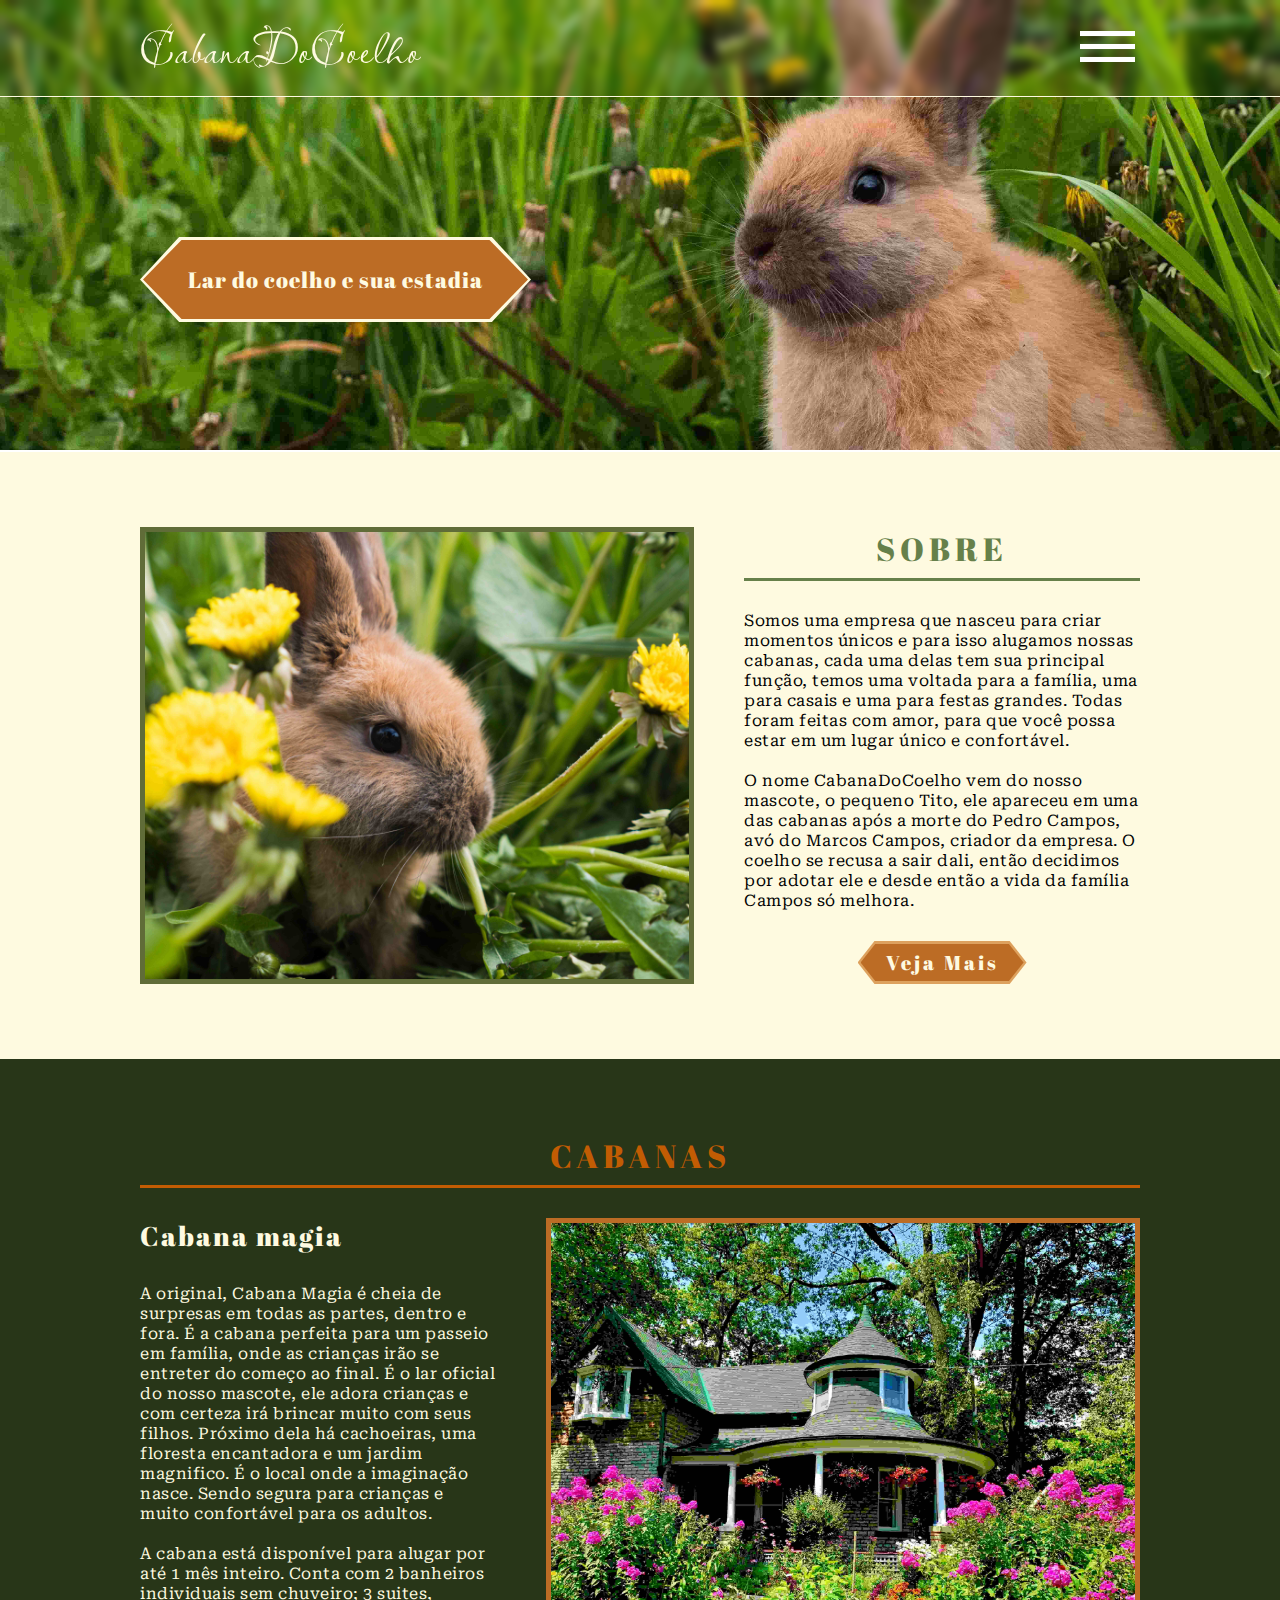
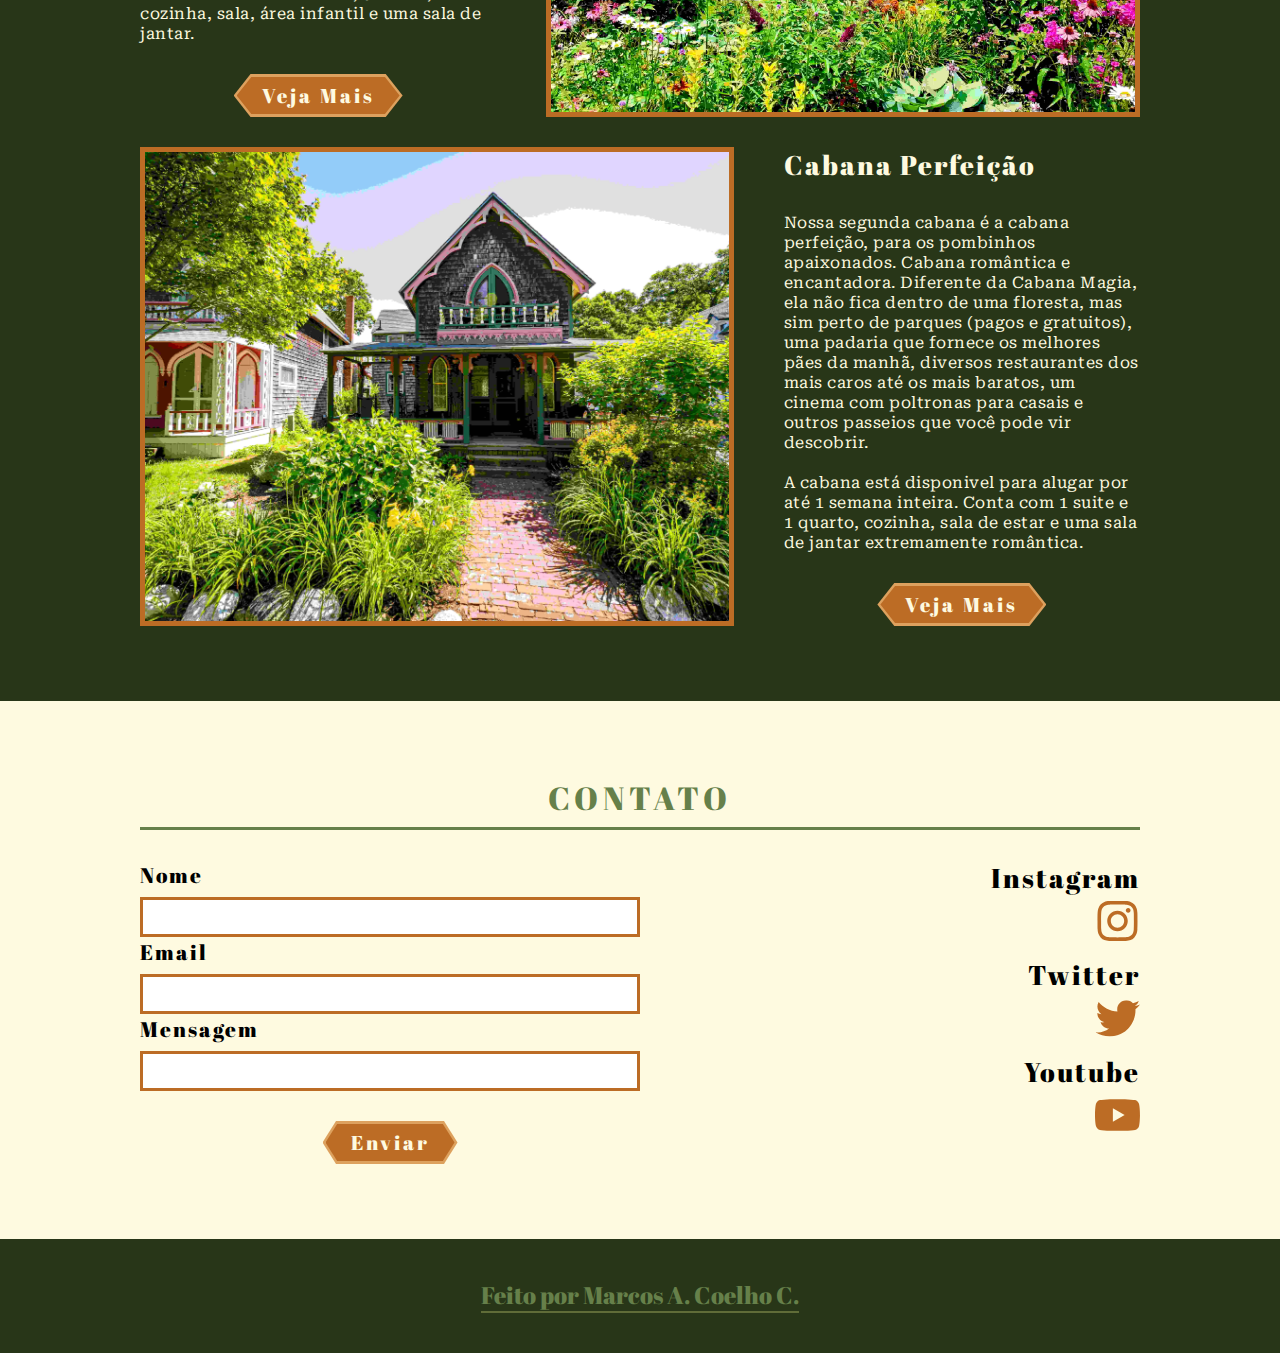
<file: index.html>
<!DOCTYPE html>
<html lang="pt-br">

<head>
  <meta charset="UTF-8">
  <meta http-equiv="X-UA-Compatible" content="IE=edge">
  <meta name="viewport" content="width=device-width, initial-scale=1.0">
  <title> Cabana do Coelho </title>
  <link rel="stylesheet" href="style.css">
  <link rel="shortcut icon" href="./images/CDC.svg" type="image/svg">
</head>

<body>
  <div class="overflowHidden">
    <div class="header">
      <header>
        <div class="container">
          <h1>CabanaDoCoelho</h1>
          <nav id="navMenu">
            <img src="./images/menu.svg" alt="Botão de acesso ao menu." onclick="active(navMenu)">
            <ul>
              <li><a href="./index.html"> Home </a></li>
              <li><a href="./pages/houses.html">Cabanas</a></li>
              <li><a href="./pages/about.html">Sobre</a></li>
              <li><a href="./pages/contact.html">Contato</a></li>
            </ul>
          </nav>
        </div>
      </header>
    </div>

    <div class="banner">
      <div class="img">
        <img src="./images/rabbit-1.jpg" alt="Mascote coelho olhando para a esquerda">
      </div>
      <div class="container">
        <div class="text">
          <h2> Lar do coelho e sua estadia </h2>
        </div>
      </div>
    </div>

    <main>
      <section class="about">
        <div class="container">
          <div class="img">
            <img src="./images/rabbit-3.jpg" alt="Coelho olhando para a direita.">
          </div>
          <div class="text">
            <h2 class="subtitle">SOBRE</h2>
            <p>
              Somos uma empresa que nasceu para criar momentos únicos e para isso alugamos nossas cabanas, cada uma
              delas tem sua principal função, temos uma voltada para a família, uma para casais e uma para festas
              grandes. Todas foram feitas com amor, para que você possa estar em um lugar único e confortável.
            </p>
            <p>
              O nome CabanaDoCoelho vem do nosso mascote, o pequeno Tito, ele apareceu em uma das cabanas após a morte
              do Pedro Campos, avó do Marcos Campos, criador da empresa. O coelho se recusa a sair dali, então decidimos
              por adotar ele e desde então a vida da família Campos só melhora.
            </p>
            <button class="call"><a href="./pages/about.html">Veja Mais</a></button>
          </div>
        </div>
      </section>
      <section class=" houses">
        <div class="container">
          <h2 class="subtitle">CABANAS</h2>
          <div class="house">
            <div class="text">
              <h3>Cabana magia</h3>
              <p>
                A original, Cabana Magia é cheia de surpresas em todas as partes, dentro e fora. É a cabana
                perfeita para um passeio em família, onde as crianças irão se entreter do começo ao final. É o lar
                oficial
                do nosso mascote, ele adora crianças e com certeza irá brincar muito com seus filhos. Próximo dela há
                cachoeiras, uma floresta encantadora e um jardim magnifico. É o local onde a imaginação nasce. Sendo
                segura para crianças e muito confortável para os adultos.
              </p>
              <p>
                A cabana está disponível para alugar por até 1 mês inteiro. Conta com 2 banheiros individuais sem
                chuveiro; 3 suites, cozinha, sala, área infantil e uma sala de jantar.
              </p>
              <button class="call"> <a href="./pages/houses.html">Veja Mais</a> </button>
            </div>
            <div class="img">
              <img src="./images/cabana-1.jpg" alt="Foto da cabana perfeição">
            </div>
          </div>
          <div class="house">
            <div class="img">
              <img src="./images/cabana-2.jpg" alt="Foto da cabana perfeição">
            </div>
            <div class="text">
              <h3>Cabana Perfeição</h3>
              <p>
                Nossa segunda cabana é a cabana perfeição, para os pombinhos apaixonados. Cabana romântica e
                encantadora. Diferente da Cabana Magia, ela não fica dentro de uma floresta, mas sim perto de parques
                (pagos e gratuitos), uma padaria que fornece os melhores pães da manhã, diversos restaurantes dos mais
                caros até os mais baratos, um cinema com poltronas para casais e outros passeios que você pode vir
                descobrir.
              </p>
              <p>
                A cabana está disponivel para alugar por até 1 semana inteira. Conta com 1 suite e 1 quarto, cozinha,
                sala de estar e uma sala de jantar extremamente romântica.
              </p>
              <button class="call"> <a href="./pages/houses.html">Veja Mais</a> </button>
            </div>

          </div>
        </div>
      </section>
      <section class="contact">
        <div class="container">
          <h2 class="subtitle">Contato</h2>
          <div class="content">
            <form class="emailForm">
              <div class="name">
                <label for="name">Nome</label>
                <input type="text" id="name">
              </div>
              <div class="email">
                <label for="email">Email</label>
                <input type="text" id="email">
              </div>
              <div class="msg">
                <label for="msg">Mensagem</label>
                <input type="text" id="msg">
              </div>
              <button class="call"> <a href="#">Enviar</a> </button>
            </form>
            <div class="socialMedias">
              <div class="socialMedia instagram">
                <h3>Instagram</h3>
                <a href="https://www.instagram.com/?hl=pt-br" target="_blank">
                  <img src="./images/instagram.svg" alt="Ícone do instagram.">
                </a>
              </div>
              <div class="socialMedia twitter">
                <h3>Twitter</h3><a href="https://twitter.com/" target="_blank">
                  <img src="./images/twitter.svg" alt="Ícone do twitter">
                </a>
              </div>
              <div class="socialMedia youtube">
                <h3>Youtube</h3><a href="https://www.youtube.com/" target="_blank">
                  <img src="./images/youtube.svg" alt="Ícone do youtube">
                </a>
              </div>
            </div>
          </div>
        </div>
      </section>
      <footer>
        <h4><a href="https://marcos-coelho.vercel.app/" target="_blank"> Feito por Marcos A. Coelho C. </a>
        </h4>
      </footer>
    </main>
  </div>

</body>

<script src="./script.js"></script>

</html>
</file>
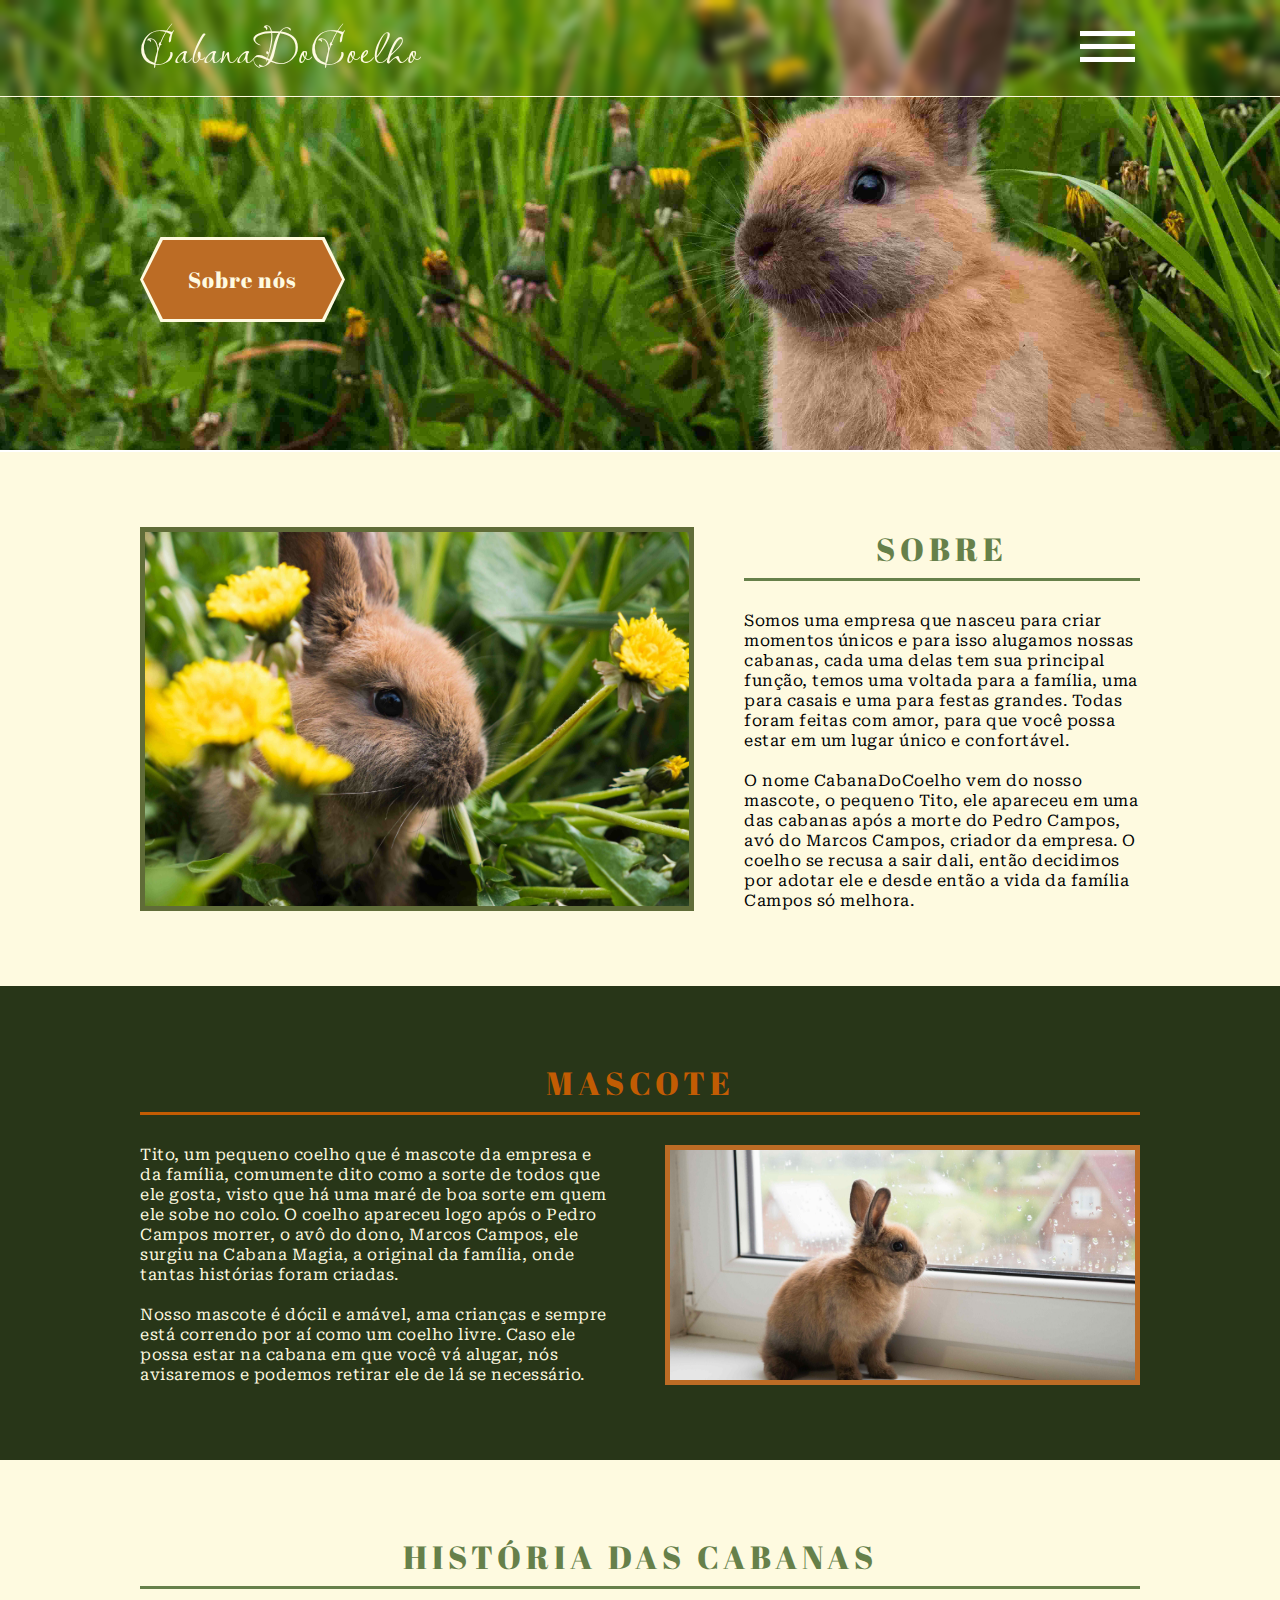
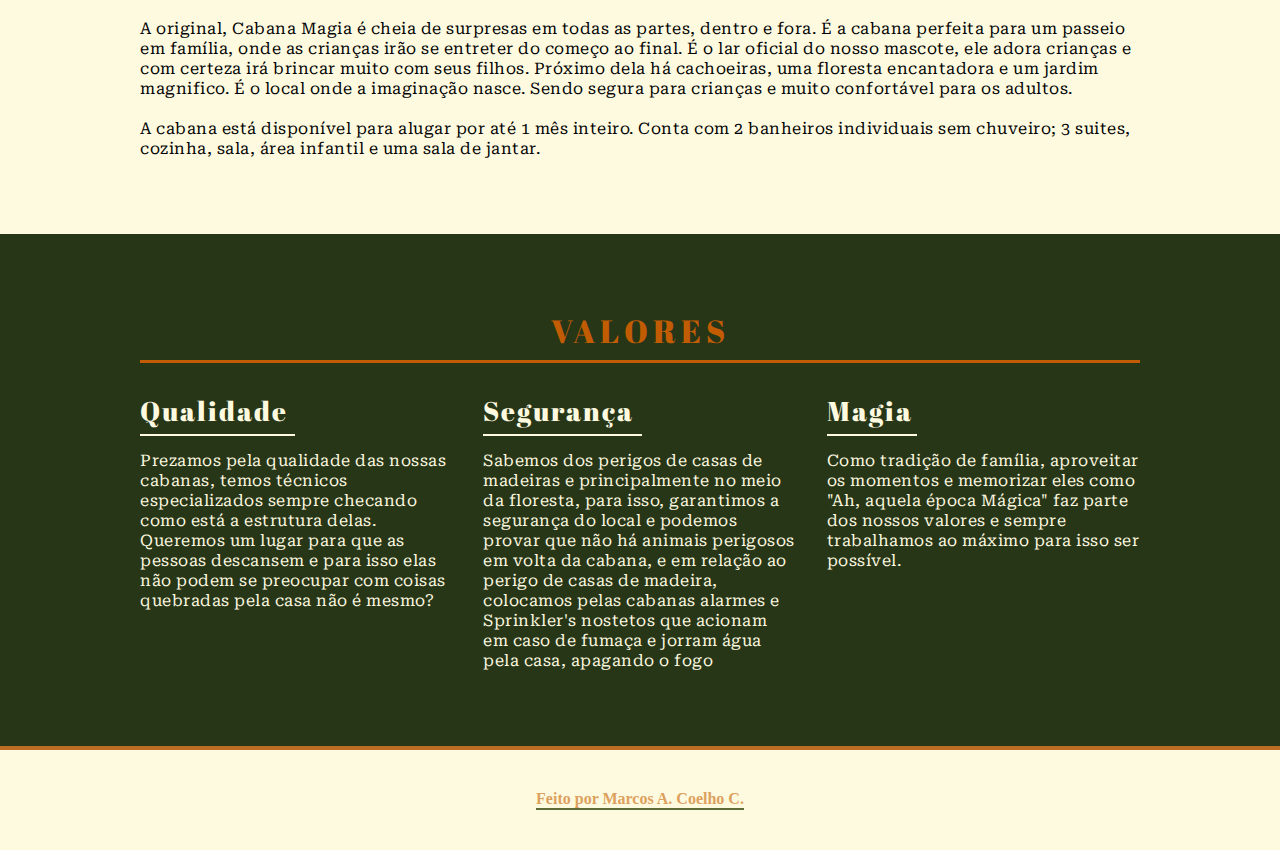
<file: pages/about.html>
<!DOCTYPE html>
<html lang="pt-br">

<head>
  <meta charset="UTF-8">
  <meta http-equiv="X-UA-Compatible" content="IE=edge">
  <meta name="viewport" content="width=device-width, initial-scale=1.0">
  <title> Cabanas do Coelho </title>
  <link rel="stylesheet" href="../style.css?123">
</head>

<body>
  <div class="overflowHidden siteAbout">
    <div class="header">
      <header>
        <div class="container">
          <h1>CabanaDoCoelho</h1>
          <nav id="navMenu">
            <img src="../images/menu.svg" alt="Botão de acesso ao menu." onclick="active(navMenu)">
            <ul>
              <li><a href="../index.html"> Home </a></li>
              <li><a href="./houses.html">Cabanas</a></li>
              <li><a href="./about.html">Sobre</a></li>
              <li><a href="./contact.html">Contato</a></li>
            </ul>
          </nav>
        </div>
      </header>
    </div>

    <div class="banner">
      <div class="img">
        <img src="../images/rabbit-1.jpg" alt="Mascote coelho olhando para a esquerda">
      </div>
      <div class="container">
        <div class="text">
          <h2> Sobre nós </h2>
        </div>
      </div>
    </div>

    <main>
      <section class="about">
        <div class="container">
          <div class="img">
            <img src="../images/rabbit-3.jpg" alt="Coelho no meio das flores.">
          </div>
          <div class="text">
            <h2 class="subtitle">SOBRE</h2>
            <p>
              Somos uma empresa que nasceu para criar momentos únicos e para isso alugamos nossas cabanas, cada uma
              delas tem sua principal função, temos uma voltada para a família, uma para casais e uma para festas
              grandes. Todas foram feitas com amor, para que você possa estar em um lugar único e confortável.
            </p>
            <p>
              O nome CabanaDoCoelho vem do nosso mascote, o pequeno Tito, ele apareceu em uma das cabanas após a morte
              do Pedro Campos, avó do Marcos Campos, criador da empresa. O coelho se recusa a sair dali, então decidimos
              por adotar ele e desde então a vida da família Campos só melhora.
            </p>
          </div>
        </div>
      </section>
      <section class="mascot">
        <div class="container">
          <h2 class="subtitle">MASCOTE</h2>
          <div class="content">
            <div class="text">
              <p>
                Tito, um pequeno coelho que é mascote da empresa e da família, comumente dito como a sorte de todos que
                ele gosta,
                visto que há uma maré de boa sorte em quem ele sobe no colo. O coelho apareceu logo após o Pedro Campos
                morrer, o avô do dono, Marcos Campos, ele surgiu na Cabana Magia, a original da família, onde tantas
                histórias foram criadas.
              </p>
              <p>
                Nosso mascote é dócil e amável, ama crianças e sempre está correndo por aí como um coelho livre. Caso
                ele possa estar na cabana em que você vá alugar, nós avisaremos e podemos retirar ele de lá se
                necessário.
              </p>
            </div>
            <div class="img">
              <img src="../images/rabbit-2.jpg" alt="Foto do coelho">
            </div>
          </div>
        </div>
      </section>
      <section class="aboutHouses">
        <div class="container">
          <h2 class="subtitle">HISTÓRIA DAS CABANAS</h2>
          <div class="content">
            <div class="text">
              <p>
                A original, Cabana Magia é cheia de surpresas em todas as partes, dentro e fora. É a cabana
                perfeita para um passeio em família, onde as crianças irão se entreter do começo ao final. É o lar
                oficial
                do nosso mascote, ele adora crianças e com certeza irá brincar muito com seus filhos. Próximo dela há
                cachoeiras, uma floresta encantadora e um jardim magnifico. É o local onde a imaginação nasce. Sendo
                segura para crianças e muito confortável para os adultos.
              </p>
              <p>
                A cabana está disponível para alugar por até 1 mês inteiro. Conta com 2 banheiros individuais sem
                chuveiro; 3 suites, cozinha, sala, área infantil e uma sala de jantar.
              </p>
            </div>
          </div>
        </div>
      </section>
      <section class="values">
        <div class="container">
          <h2 class="subtitle">VALORES</h2>
          <div class="content">
            <div class="value">
              <H3>Qualidade</H3>
              <p>
                Prezamos pela qualidade das nossas cabanas, temos técnicos especializados sempre checando como está a
                estrutura delas. Queremos um lugar para que as pessoas descansem e para isso elas não podem se preocupar
                com coisas quebradas pela casa não é mesmo?
              </p>
            </div>
            <div class="value">
              <H3>Segurança</H3>
              <p>
                Sabemos dos perigos de casas de madeiras e principalmente no meio da floresta, para isso, garantimos a
                segurança do local e podemos provar que não há animais perigosos em volta da cabana, e em relação ao
                perigo de casas de madeira, colocamos pelas cabanas alarmes e Sprinkler's nostetos que acionam em caso
                de fumaça e jorram água pela casa, apagando o fogo
              </p>
            </div>
            <div class="value">
              <H3>Magia</H3>
              <p>
                Como tradição de família, aproveitar os momentos e memorizar eles como "Ah, aquela época Mágica" faz
                parte dos nossos valores e sempre trabalhamos ao máximo para isso ser possível.
              </p>
            </div>
          </div>
        </div>
      </section>
      <footer>
        <h4> Feito por Marcos A. Coelho C. </h4>
      </footer>
    </main>
  </div>

</body>

<script src="../script.js"></script>

</html>
</file>
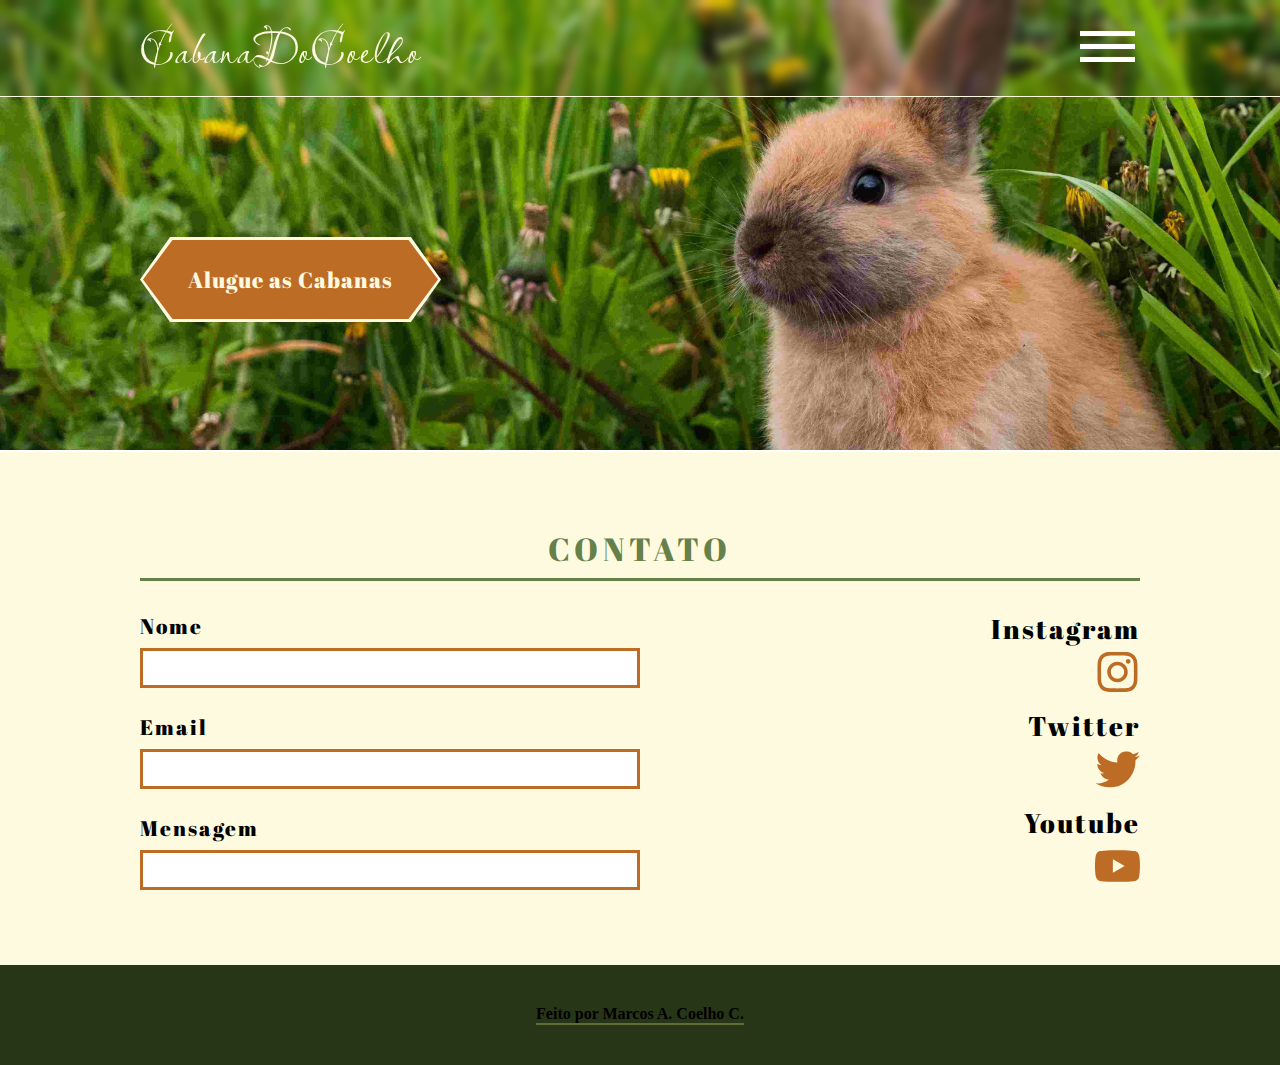
<file: pages/contact.html>
<!DOCTYPE html>
<html lang="pt-br">

<head>
  <meta charset="UTF-8">
  <meta http-equiv="X-UA-Compatible" content="IE=edge">
  <meta name="viewport" content="width=device-width, initial-scale=1.0">
  <title> Cabanas do Coelho </title>
  <link rel="stylesheet" href="../style.css?123">
</head>

<body>
  <div class="overflowHidden siteContact">
    <div class="header">
      <header>
        <div class="container">
          <h1>CabanaDoCoelho</h1>
          <nav id="navMenu">
            <img src="../images/menu.svg" alt="Botão de acesso ao menu." onclick="active(navMenu)">
            <ul>
              <li><a href="../index.html"> Home </a></li>
              <li><a href="./houses.html">Cabanas</a></li>
              <li><a href="./about.html">Sobre</a></li>
              <li><a href="./contact.html">Contato</a></li>
            </ul>
          </nav>
        </div>
      </header>
    </div>

    <div class="banner">
      <div class="img">
        <img src="../images/rabbit-1.jpg" alt="Mascote coelho olhando para a esquerda">
      </div>
      <div class="container">
        <div class="text">
          <h2> Alugue as Cabanas </h2>
        </div>
      </div>
    </div>

    <main>
      <section class="contact">
        <div class="container">
          <h2 class="subtitle">Contato</h2>
          <div class="content">
            <form class="emailForm">
              <div class="name">
                <label for="name">Nome</label>
                <input type="text" id="name">
              </div>
              <div class="email">
                <label for="email">Email</label>
                <input type="text" id="email">
              </div>
              <div class="msg">
                <label for="msg">Mensagem</label>
                <input type="text" id="msg">
              </div>
            </form>
            <div class="socialMedias">
              <div class="socialMedia instagram">
                <h3>Instagram</h3>
                <a href="https://www.instagram.com/?hl=pt-br" target="_blank">
                  <img src="../images/instagram.svg" alt="Ícone do instagram.">
                </a>
              </div>
              <div class="socialMedia twitter">
                <h3>Twitter</h3><a href="https://twitter.com/" target="_blank">
                  <img src="../images/twitter.svg" alt="Ícone do twitter">
                </a>
              </div>
              <div class="socialMedia youtube">
                <h3>Youtube</h3><a href="https://www.youtube.com/" target="_blank">
                  <img src="../images/youtube.svg" alt="Ícone do youtube">
                </a>
              </div>
            </div>
          </div>
        </div>
      </section>
      <footer>
        <h4> Feito por Marcos A. Coelho C. </h4>
      </footer>
    </main>
  </div>

</body>

<script src="../script.js"></script>

</html>
</file>
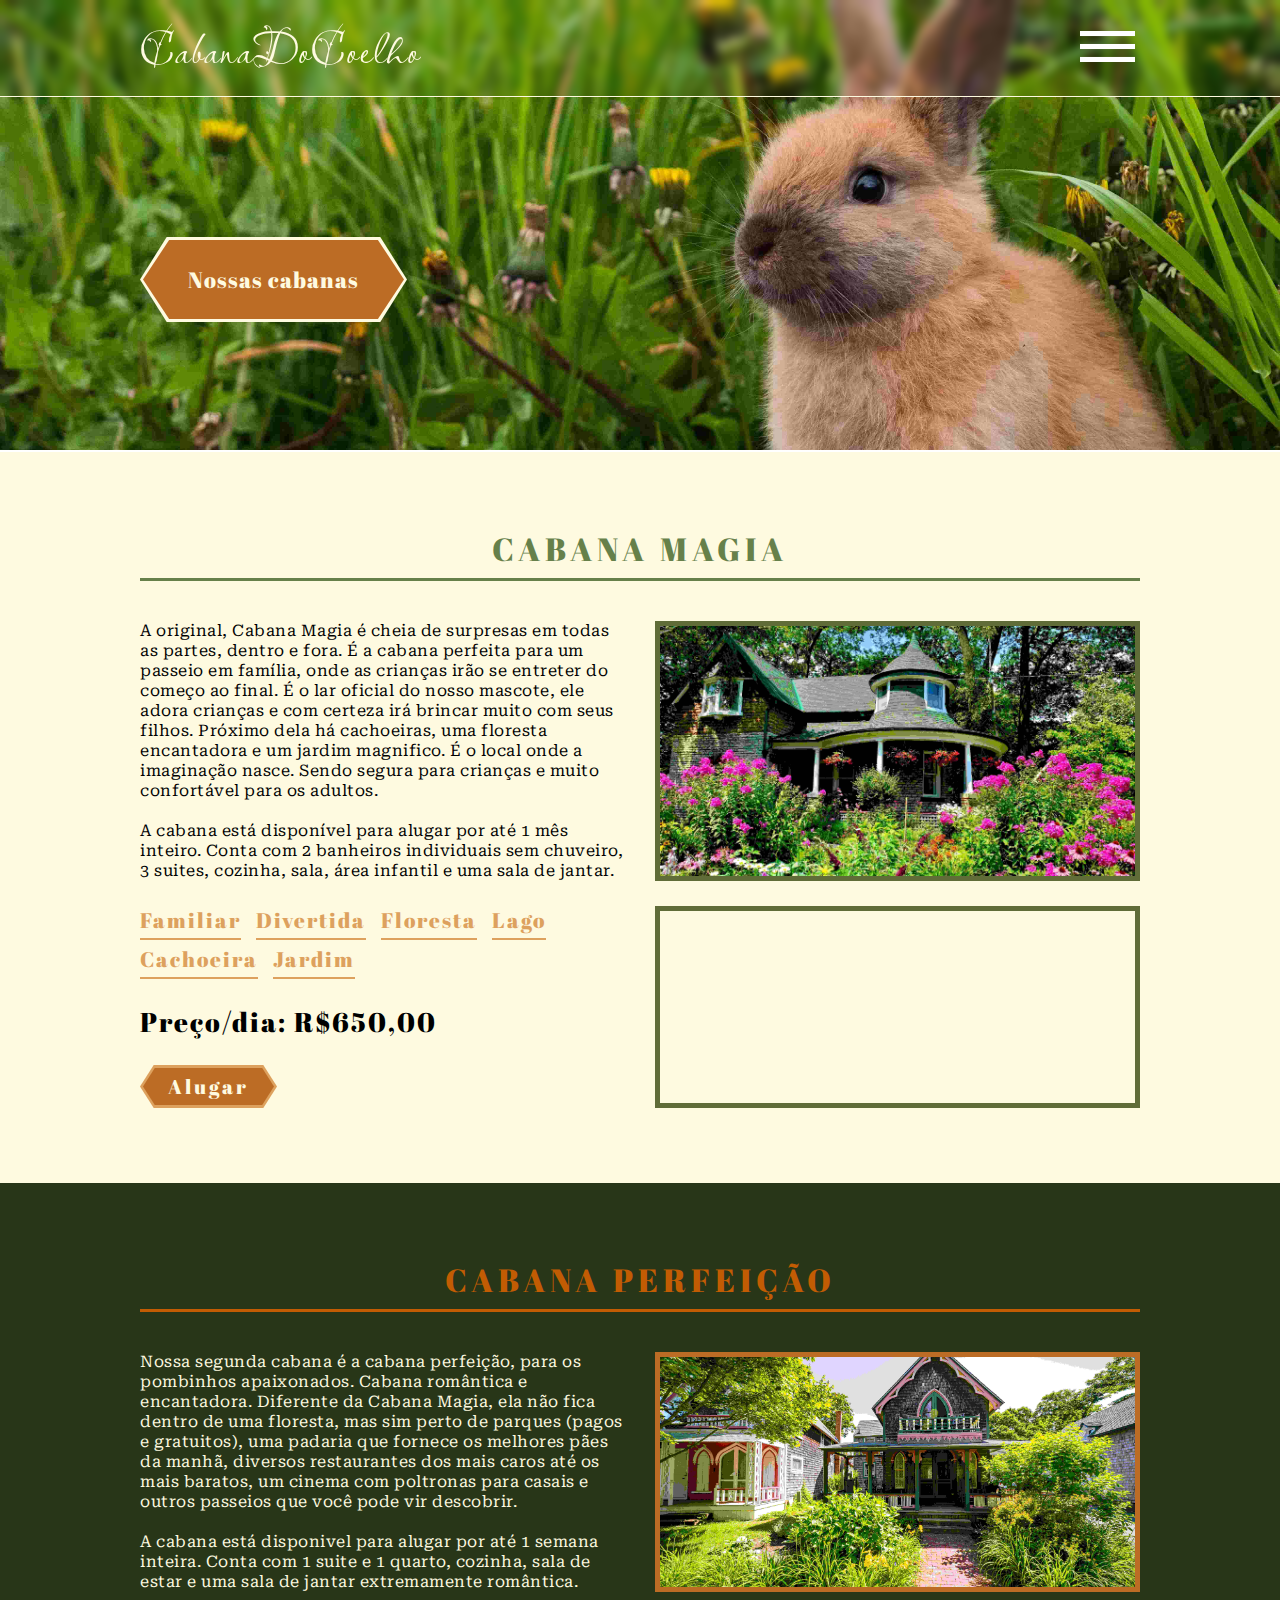
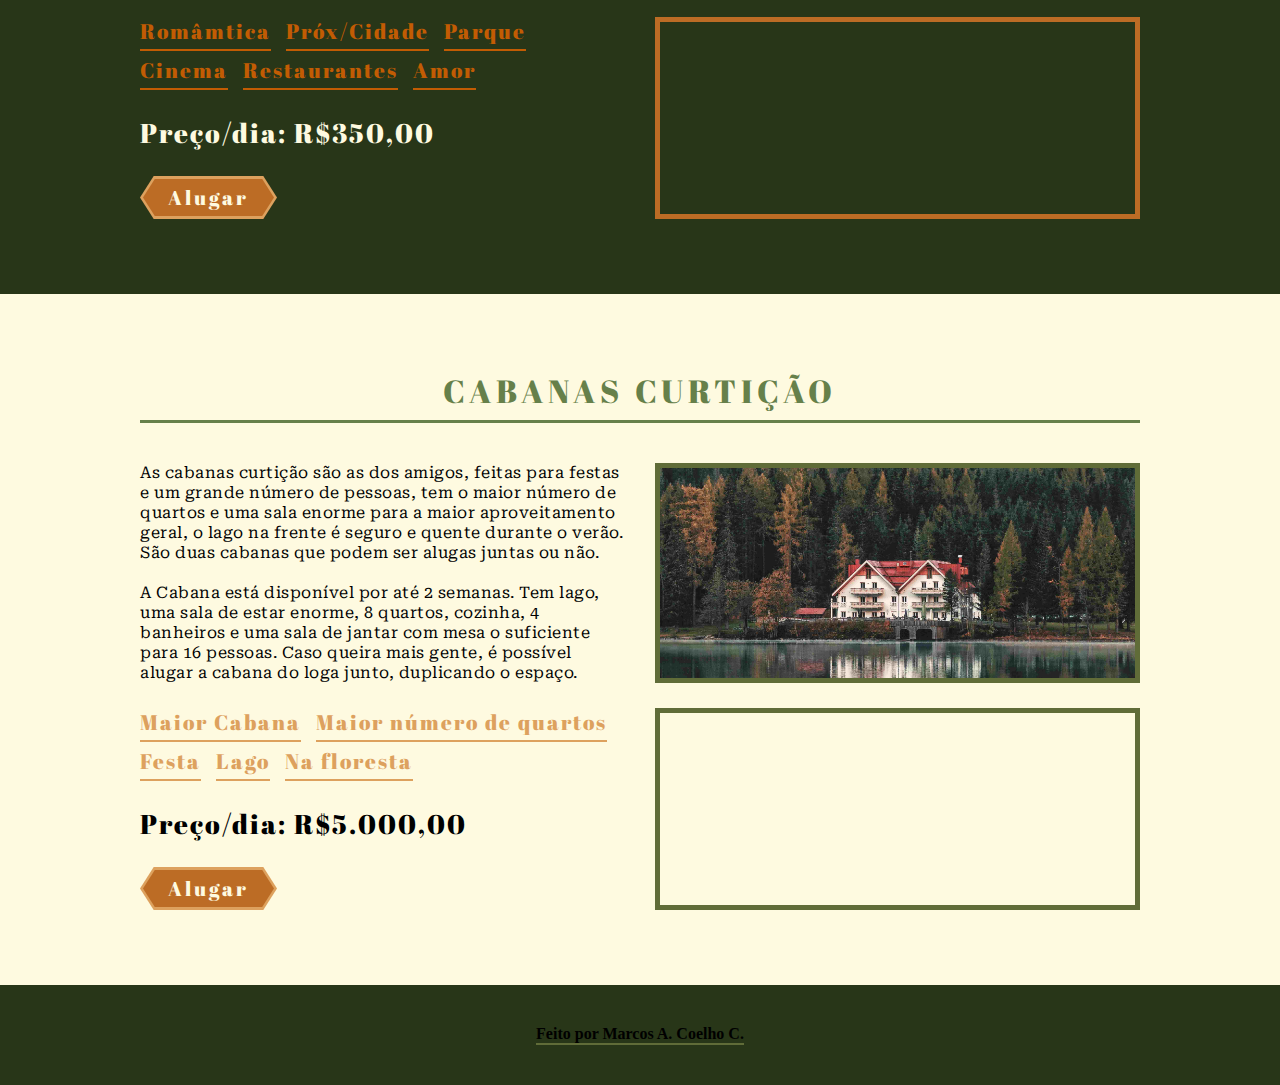
<file: pages/houses.html>
<!DOCTYPE html>
<html lang="pt-br">

<head>
  <meta charset="UTF-8">
  <meta http-equiv="X-UA-Compatible" content="IE=edge">
  <meta name="viewport" content="width=device-width, initial-scale=1.0">
  <title> Cabanas do Coelho </title>
  <link rel="stylesheet" href="../style.css?123">
</head>

<body>
  <div class="overflowHidden siteHouses">
    <div class="header">
      <header>
        <div class="container">
          <h1>CabanaDoCoelho</h1>
          <nav id="navMenu">
            <img src="../images/menu.svg" alt="Botão de acesso ao menu." onclick="active(navMenu)">
            <ul>
              <li><a href="../index.html"> Home </a></li>
              <li><a href="./houses.html">Cabanas</a></li>
              <li><a href="./about.html">Sobre</a></li>
              <li><a href="./contact.html">Contato</a></li>
            </ul>
          </nav>
        </div>
      </header>
    </div>

    <div class="banner">
      <div class="img">
        <img src="../images/rabbit-1.jpg" alt="Mascote coelho olhando para a esquerda">
      </div>
      <div class="container">
        <div class="text">
          <h2> Nossas cabanas </h2>
        </div>
      </div>
    </div>

    <main>
      <section class="house">
        <div class="container">
          <h2 class="subtitle">CABANA MAGIA</h2>
          <div class="text">
            <p>
              A original, Cabana Magia é cheia de surpresas em todas as partes, dentro e fora. É a cabana
              perfeita para um passeio em família, onde as crianças irão se entreter do começo ao final. É o lar oficial
              do nosso mascote, ele adora crianças e com certeza irá brincar muito com seus filhos. Próximo dela há
              cachoeiras, uma floresta encantadora e um jardim magnifico. É o local onde a imaginação nasce. Sendo
              segura para crianças e muito confortável para os adultos.
            </p>
            <p>
              A cabana está disponível para alugar por até 1 mês inteiro. Conta com 2 banheiros individuais sem
              chuveiro, 3 suites, cozinha, sala, área infantil e uma sala de jantar.
            </p>
          </div>
          <ul class="house-info">
            <li>
              <h3>Familiar</h3>
            </li>
            <li>
              <h3>Divertida</h3>
            </li>
            <li>
              <h3>Floresta</h3>
            </li>
            <li>
              <h3>Lago</h3>
            </li>
            <li>
              <h3>Cachoeira</h3>
            </li>
            <li>
              <h3>Jardim</h3>
            </li>
          </ul>
          <div class="price">
            <h3>Preço/dia: R$650,00</h3>
          </div>
          <button class="call"><a href="./contact.html">Alugar</a></button>
          <div class="img">
            <img src="../images/cabana-1.jpg" alt="Cabana Magia">
          </div>
          <iframe class="map"
            src="https://www.google.com/maps/embed?pb=!1m18!1m12!1m3!1d7069.9379865650535!2d-48.67536503605568!3d-27.625476949988236!2m3!1f0!2f0!3f0!3m2!1i1024!2i768!4f13.1!3m3!1m2!1s0x952735784593e221%3A0x963e3c1a83cd2abc!2sPedra%20Branca!5e0!3m2!1sen!2sbr!4v1653595768615!5m2!1sen!2sbr"
            allowfullscreen="" loading="lazy" referrerpolicy="no-referrer-when-downgrade"></iframe>
        </div>
      </section>
      <section class="house">
        <div class="container">
          <h2 class="subtitle">Cabana Perfeição</h2>
          <div class="text">
            <p>
              Nossa segunda cabana é a cabana perfeição, para os pombinhos apaixonados. Cabana romântica e encantadora.
              Diferente da Cabana Magia, ela não fica dentro de uma floresta, mas sim perto de parques (pagos e
              gratuitos), uma padaria que fornece os melhores pães da manhã, diversos restaurantes dos mais caros até os
              mais baratos, um cinema com poltronas para casais e outros passeios que você pode vir descobrir.
            </p>
            <p>
              A cabana está disponivel para alugar por até 1 semana inteira. Conta com 1 suite e 1 quarto, cozinha,
              sala de estar e uma sala de jantar extremamente romântica.
            </p>
          </div>
          <ul class="house-info">
            <li>
              <h3>Româmtica</h3>
            </li>
            <li>
              <h3>Próx/Cidade</h3>
            </li>
            <li>
              <h3>Parque</h3>
            </li>
            <li>
              <h3>Cinema</h3>
            </li>
            <li>
              <h3>Restaurantes</h3>
            </li>
            <li>
              <h3>Amor</h3>
            </li>
          </ul>
          <div class="price">
            <h3>Preço/dia: R$350,00</h3>
          </div>
          <button class="call"><a href="./contact.html">Alugar</a></button>
          <div class="img">
            <img src="../images/cabana-2.jpg" alt="Cabana Perfeição">
          </div>
          <iframe class="map"
            src="https://www.google.com/maps/embed?pb=!1m18!1m12!1m3!1d7069.9379865650535!2d-48.67536503605568!3d-27.625476949988236!2m3!1f0!2f0!3f0!3m2!1i1024!2i768!4f13.1!3m3!1m2!1s0x952735784593e221%3A0x963e3c1a83cd2abc!2sPedra%20Branca!5e0!3m2!1sen!2sbr!4v1653595768615!5m2!1sen!2sbr"
            allowfullscreen="" loading="lazy" referrerpolicy="no-referrer-when-downgrade"></iframe>
        </div>
      </section>
      <section class="house">
        <div class="container">
          <h2 class="subtitle">cabanas curtição</h2>
          <div class="text">
            <p>
              As cabanas curtição são as dos amigos, feitas para festas e um grande número de pessoas, tem o maior
              número de quartos e uma sala enorme para a maior aproveitamento geral, o lago na frente é seguro e quente
              durante o verão. São duas cabanas que podem ser alugas juntas ou não.
            </p>
            <p>
              A Cabana está disponível por até 2 semanas. Tem lago, uma sala de estar enorme, 8 quartos, cozinha, 4
              banheiros e uma sala de jantar com mesa o suficiente para 16 pessoas. Caso queira mais gente, é possível
              alugar a cabana do loga junto, duplicando o espaço.
            </p>
          </div>
          <ul class="house-info">
            <li>
              <h3>Maior Cabana</h3>
            </li>
            <li>
              <h3>Maior número de quartos</h3>
            </li>
            <li>
              <h3>Festa</h3>
            </li>
            <li>
              <h3>Lago</h3>
            </li>
            <li>
              <h3>Na floresta</h3>
            </li>
          </ul>
          <div class="price">
            <h3>Preço/dia: R$5.000,00</h3>
          </div>
          <button class="call"><a href="./contact.html">Alugar</a></button>
          <div class="img">
            <img src="../images/cabana-3.jpg" alt="Cabana 1">
          </div>
          <iframe class="map"
            src="https://www.google.com/maps/embed?pb=!1m18!1m12!1m3!1d7069.9379865650535!2d-48.67536503605568!3d-27.625476949988236!2m3!1f0!2f0!3f0!3m2!1i1024!2i768!4f13.1!3m3!1m2!1s0x952735784593e221%3A0x963e3c1a83cd2abc!2sPedra%20Branca!5e0!3m2!1sen!2sbr!4v1653595768615!5m2!1sen!2sbr"
            allowfullscreen="" loading="lazy" referrerpolicy="no-referrer-when-downgrade"></iframe>
        </div>
      </section>
      <footer>
        <h4> Feito por Marcos A. Coelho C. </h4>
      </footer>
    </main>
  </div>

</body>

<script src="../script.js"></script>

</html>
</file>
<file: style.css>
@import url("https://fonts.googleapis.com/css2?family=Abril+Fatface&family=Lavishly+Yours&family=Roboto+Serif:opsz,wght@8..144,400;8..144,500&display=swap");
/* clip-path: polygon(25% 0, 75% 0, 100% 50%, 75% 100%, 25% 100%, 0 50%); */

:root {
  --1: #283618;
  --2: #606c38;
  --3: #fefae0;
  --4: #dda15e;
  --5: #bc6c25;
  --5-5: #c25c03;
  --6: #66804a;
  --0-1: #000;
  --0-2: #fff;
  --blur: 5px;
}
* {
  margin: 0;
  padding: 0;
  list-style-type: none;
  text-decoration: none;
}
body {
  overflow-x: hidden;
  width: 100vw;
  max-width: 100%;
}

/*  */
/* SCROLLBAR */
/*  */

::-webkit-scrollbar {
  width: 8px;
}
::-webkit-scrollbar-track {
  background: var(--0-2);
}
::-webkit-scrollbar-thumb {
  background: var(--2);
}

/*  */
/* LETTER STYLE */
/*  */

h1 {
  font-family: "Lavishly Yours", cursive;
  color: var(--3);
  letter-spacing: 1px;
  font-weight: 400;
  font-size: 3rem;
}
h2 {
  font-family: "Abril Fatface", cursive;
  font-weight: 400;
  letter-spacing: 5px;
  font-size: 2rem;
  text-align: center;
  color: var(--6);
}
h2.subtitle {
  text-transform: uppercase;
}
h2.subtitle:after {
  content: "";
  display: block;
  height: 3px;
  margin: 8px auto 30px auto;
  width: 100%;
  background-color: var(--6);
}
section:nth-child(even) h2 {
  color: var(--5-5);
}
section:nth-child(even) h2:after {
  background-color: var(--5-5);
}
@media (max-width: 600px) {
  h2 {
    letter-spacing: 4px;
    font-size: 2rem;
  }
}
h3 {
  font-family: "Abril Fatface", cursive;
  font-weight: 400;
  letter-spacing: 2px;
  font-size: 1.66rem;
}
label {
  font-family: "Abril Fatface", cursive;
  font-weight: 400;
  letter-spacing: 2px;
  font-size: 1.33rem;
}
p,
input {
  font-family: "Roboto Serif", serif;
  font-weight: 400;
  letter-spacing: 0.5px;
  line-height: 125%;
}
p + p {
  margin-top: 20px;
}
section:nth-child(even) p {
  color: var(--3);
}
section:nth-child(even) h3 {
  color: var(--3);
}

/*  */
/* CONTAINER */
/*  */

.container {
  width: 1100px;
  max-width: 100%;
  padding-right: 50px;
  padding-left: 50px;
  margin-right: auto;
  margin-left: auto;
  box-sizing: border-box;
}
@media (max-width: 650px) {
  .container {
    padding-right: 15px;
    padding-left: 15px;
  }
}
section {
  padding-top: 75px;
  padding-bottom: 75px;
  background-color: var(--3);
}
section:nth-child(even) {
  background-color: var(--1);
}
section:nth-child(1) {
  margin-top: 130px;
}
@media (max-width: 720px) {
  section:nth-child(1) {
    margin-top: 148px;
  }
}
.overflowHidden {
  overflow-x: hidden;
}

/*  */
/* BUTTON CALL */
/*  */

button.call {
  border: none;
  white-space: nowrap;
  width: min-content;
  background-color: var(--4);
  padding: 3px 3px;
  clip-path: polygon(10% 0, 90% 0, 100% 50%, 90% 100%, 10% 100%, 0 50%);
  transform: scale(1);
  transition: transform;
  margin: 30px auto 0 auto;
  display: flex;
  height: min-content;
}
button.call:active {
  transform: scale(1.01);
}
button.call a {
  position: relative;
  background-color: var(--5);
  color: var(--3);
  padding: 5px 25px;
  clip-path: polygon(9% 0, 91% 0, 100% 50%, 91% 100%, 9% 100%, 0 50%);
  text-align: center;
  font-family: "Abril Fatface", cursive;
  font-size: 1.25rem;
  font-weight: 400;
  letter-spacing: 3px;
}

/*  */
/* HEADER */
/*  */

header {
  width: 100vw;
  max-width: 100%;
  backdrop-filter: blur(var(--blur));
  border-bottom: 1px solid var(--3);
}
header .container {
  display: flex;
  justify-content: space-between;
  align-items: center;
  height: 6rem;
}
/* MENU */
header nav img {
  cursor: pointer;
  padding: 5px;
}
header nav ul {
  right: -200px;
  margin-top: 80px;
  position: absolute;
  flex-direction: column;
  display: flex;
  transition: 0.5s right;
}
header nav.active ul {
  right: -80px;
}
header nav li {
  background-color: var(--3);
  clip-path: polygon(18% 0, 75% 0, 100% 50%, 75% 100%, 18% 100%, 0 50%);
  padding: 3px;
  position: relative;
  right: 0;
  transition: 0.3s ease-in right;
}
header nav ul li:hover {
  right: 10px;
}
header nav ul li a {
  background-color: var(--5);
  color: var(--3);
  display: block;
  padding: 15px 90px 15px 30px;
  clip-path: polygon(18% 0, 75% 0, 100% 50%, 75% 100%, 18% 100%, 0 50%);
}
header nav ul li + li {
  margin-top: 10px;
}

/*  */
/* BANNER */
/*  */

.banner .img {
  position: absolute;
  z-index: -1;
  display: flex;
  align-items: center;
  width: 100%;
  max-height: 450px;
  justify-content: flex-start;
  align-items: center;
  overflow: hidden;
  padding-top: 190px;
  box-sizing: border-box;
  top: 0;
}
.banner img {
  width: 120%;
  height: 100%;
}
.banner .text {
  margin-top: 140px;
  width: min-content;
  white-space: nowrap;
  background-color: var(--3);
  padding: 3px;
  clip-path: polygon(10% 0, 90% 0, 100% 50%, 90% 100%, 10% 100%, 0 50%);
}
.banner .text h2 {
  position: relative;
  background-color: var(--5);
  color: var(--3);
  padding: 25px 45px;
  clip-path: polygon(10% 0, 90% 0, 100% 50%, 90% 100%, 10% 100%, 0 50%);
  text-align: center;
  font-family: "Abril Fatface", cursive;
  font-weight: 400;
  letter-spacing: 1px;
  font-size: 1.35rem;
}
@media (max-width: 720px) {
  .banner {
    height: 200px;
  }
  .banner .img {
    height: 150%;
    padding-top: 0px;
  }
  .banner img {
    position: absolute;
    display: block;
    height: 100%;
    object-fit: cover;
  }
  .banner .container {
    position: relative;
  }
  .banner .text {
    position: absolute;
    top: calc(205px + 6rem);
    left: 50%;
    transform: translateX(-50%);
    margin-top: 10px;
  }
  .banner .text h2 {
    padding: 20px 35px;
  }
}

/*  */
/* SECTION ABOUT */
/*  */

section.about .container {
  display: grid;
  gap: 50px;
  grid-template-columns: 1.4fr 1fr;
}
section.about .img {
  position: relative;
  display: flex;
  justify-content: center;
  overflow: hidden;
  box-sizing: border-box;
  border: 5px solid var(--2);
}
section.about .img img {
  position: absolute;
  display: flex;
  height: 100%;
}
section.about .text {
  display: flex;
  flex-direction: column;
}
@media (max-width: 750px) {
  section.about .img {
    display: none;
  }
  section.about .container {
    grid-template-columns: 1fr;
  }
}

/* */
/* SECTION HOUSES */
/* */

section.houses h2:after {
  width: 100%;
}
section.houses .house {
  display: grid;
  grid-template-columns: 3fr 5fr;
  gap: 50px;
}
section.houses .house + .house {
  display: grid;
  grid-template-columns: 5fr 3fr;
  gap: 50px;
  margin-top: 30px;
}
section.houses .house .img {
  position: relative;
  border: 5px solid var(--5);
  overflow: hidden;
  display: flex;
  justify-content: center;
  box-sizing: border-box;
}
section.houses .img img {
  position: absolute;
  height: 100%;
  width: 100%;
  object-fit: cover;
}

section.houses .house .text {
  color: var(--3);
}
section.houses .house h3 {
  margin-bottom: 30px;
}
@media (max-width: 900px) {
  section.houses .house {
    grid-template-columns: 4fr 5fr;
  }
  section.houses .img img {
    left: -100px;
  }
}
@media (max-width: 900px) {
  section.houses .house {
    display: flex;
    flex-direction: column;
    gap: 30px;
  }
  section.houses .house .img {
    height: 300px;
    width: 100%;
  }
  section.houses .house .img {
    height: 300px;
    width: 100%;
  }
  section.houses .house + .house {
    display: flex;
    flex-direction: column;
    gap: 30px;
  }
  section.houses .house .img {
    order: -1;
  }
  section.houses h2:after {
    width: 100%;
  }
  section.houses .img img {
    position: absolute;
    width: 100%;
    object-fit: cover;
    left: 0px;
  }
}

/*  */
/* SECTION CONTACT */
/*  */

section.contact h2:after {
  width: 100%;
}
section.contact .content {
  display: flex;
  justify-content: space-between;
}
section.contact form.emailForm {
  display: flex;
  flex-direction: column;
  justify-content: space-between;
}
section.contact form.emailForm div {
  display: flex;
  flex-direction: column;
}
section.contact form.emailForm input {
  height: 40px;
  width: 50vw;
  max-width: 500px;
  padding: 4px 4px;
  box-sizing: border-box;
  border: 3px solid var(--5);
  margin-top: 8px;
}
section.contact form.emailForm input:focus {
  outline: 2px solid var(--2);
  border: 4px solid var(--5);
}
section.contact .socialMedias {
  display: flex;
  flex-direction: column;
  gap: 12px;
}
section.contact .socialMedias .socialMedia {
  display: flex;
  flex-direction: column;
  align-items: flex-end;
  text-align: end;
}
section.contact .socialMedias .socialMedia img {
  height: 40px;
  width: 45px;
  margin-top: 5px;
}
@media (max-width: 800px) {
  section.contact h2:after {
    width: 100%;
  }
  section.contact .content {
    display: flex;
    flex-direction: column;
  }
  section.contact .socialMedias {
    margin-top: 15px;
    display: flex;
    flex-direction: row;
    gap: 15px;
  }
  section.contact .socialMedias .socialMedia h3 {
    display: none;
  }
  section.contact form.emailForm input {
    width: 100%;
    max-width: 100%;
  }
}
/*  */
/* FOOTER */
/*  */

footer {
  padding: 40px 0;
  background-color: var(--1);
  display: flex;
  justify-content: center;
}

footer h4 a {
  font-family: "Abril Fatface", cursive;
  font-weight: 400;
  font-size: 1.5rem;
  text-align: center;
  color: var(--6);
}

footer h4:after {
  content: "";
  display: flex;
  width: 100%;
  height: 2px;
  background-color: var(--2);
}

/*  */
/*  */
/*  */
/*  */
/* SITE ABOUT */
/*  */
/*  */
/*  */
/*  */

/* about */
.siteAbout section.about .img {
  display: flex;
}
.siteAbout section.about .img img {
  position: absolute;
  width: 100%;
  object-fit: cover;
  left: 0px;
}
@media (max-width: 720px) {
  .siteAbout section.about .img {
    display: none;
  }
}
/* mascot */
.siteAbout section.mascot h2:after {
  width: 100%;
}
.siteAbout section.mascot .content {
  display: grid;
  grid-template-columns: 1fr 1fr;
  gap: 50px;
}
.siteAbout section.mascot .content .img {
  position: relative;
  border: 5px solid var(--5);
  overflow: hidden;
  display: flex;
  align-items: center;
  box-sizing: border-box;
}
.siteAbout section.mascot .img img {
  position: absolute;
  height: 100%;
  width: 100%;
  object-fit: cover;
  left: 0px;
}
.siteAbout section.mascot .content h3 {
  margin-bottom: 30px;
}
@media (max-width: 900px) {
  .siteAbout section.mascot .content {
    grid-template-columns: 4fr 5fr;
  }
}
@media (max-width: 900px) {
  .siteAbout section.mascot .content {
    display: flex;
    flex-direction: column;
    gap: 30px;
  }
  .siteAbout section.mascot .content .img {
    height: 300px;
    width: 100%;
  }
  .siteAbout section.mascot h2:after {
    width: 100%;
  }
  .siteAbout section.mascot .img img {
    position: absolute;
    width: 100%;
    object-fit: cover;
    left: 0px;
  }
}
.siteAbout section.values .content {
  display: grid;
  gap: 30px;
  grid-template-columns: 1fr 1fr 1fr;
}
.siteAbout section.values .content h3 {
  display: flex;
  width: min-content;
  flex-direction: column;
  color: var(--3);
}
.siteAbout section.values .content h3:after {
  content: "";
  display: flex;
  width: 105%;
  height: 2px;
  background-color: var(--3);
  margin: 5px 0 15px 0;
}
@media (max-width: 750px) {
  .siteAbout section.values .content {
    display: grid;
    gap: 30px;
    grid-template-columns: 1fr;
  }
}
.siteAbout footer {
  border-top: 4px solid var(--5);
  background-color: var(--3);
}
.siteAbout footer h4 {
  color: var(--4);
}

/*  */
/*  */
/*  */
/*  */
/* SITE HOUSES */
/*  */
/*  */
/*  */
/*  */

.siteHouses section.house .container {
  display: grid;
  grid-template-columns: 1fr 1fr;
  grid-template-rows: auto;
  gap: 25px 30px;
  grid-template-areas:
    "subtitle subtitle"
    "text image"
    "info map"
    "price map"
    "button map";
}
.siteHouses section.house h2 {
  grid-area: subtitle;
}
.siteHouses section.house h2:after {
  margin-bottom: 15px;
}
.siteHouses section.house .text {
  grid-area: text;
}
.siteHouses section.house .house-info {
  grid-area: info;
  display: flex;
  flex-wrap: wrap;
  gap: 5px 15px;
}
.siteHouses section.house .house-info h3 {
  white-space: normal;
  font-size: 1.3rem;
  color: var(--4);
}
.siteHouses section.house .house-info h3::after {
  content: "";
  display: grid;
  width: 100%;
  height: 2px;
  margin-top: 4px;
  background-color: var(--4);
}
.siteHouses section.house:nth-child(even) .house-info h3 {
  color: var(--5-5);
}
.siteHouses section.house:nth-child(even) .house-info h3::after {
  background-color: var(--5-5);
}
.siteHouses section.house .price {
  grid-area: price;
}
.siteHouses section.house button.call {
  grid-area: button;
  margin: 0;
}
.siteHouses section.house .img {
  grid-area: image;
  position: relative;
  width: 100%;
  border: 5px solid var(--2);
  overflow: hidden;
  display: flex;
  align-items: center;
  box-sizing: border-box;
}
.siteHouses section.house:nth-child(even) .img {
  border: 5px solid var(--5);
}
.siteHouses section.house .img img {
  position: absolute;
  width: 100%;
  height: 100%;
  object-fit: cover;
  left: 0px;
}
.siteHouses section.house .map {
  grid-area: map;
  height: 100%;
  width: 100%;
  border: 5px solid var(--2);
  box-sizing: border-box;
}
.siteHouses section.house:nth-child(even) .map {
  border: 5px solid var(--5);
}
@media (max-width: 850px) {
  .siteHouses section.house .container {
    display: grid;
    grid-template-columns: 1fr 1fr;
    grid-template-rows: auto;
    gap: 25px 30px;
    grid-template-areas:
      "subtitle subtitle"
      "image image"
      "text text"
      "info price"
      "info button"
      "map map";
  }
  .siteHouses section.house .img {
    height: 300px;
    max-height: 100%;
  }
  .siteHouses section.house .price {
    grid-area: price;
    justify-self: end;
  }
  .siteHouses section.house button.call {
    grid-area: button;
    margin: 0;
    justify-self: end;
    align-self: flex-end;
  }
  .siteHouses section.house .price h3 {
    text-align: end;
  }
}
</file>
